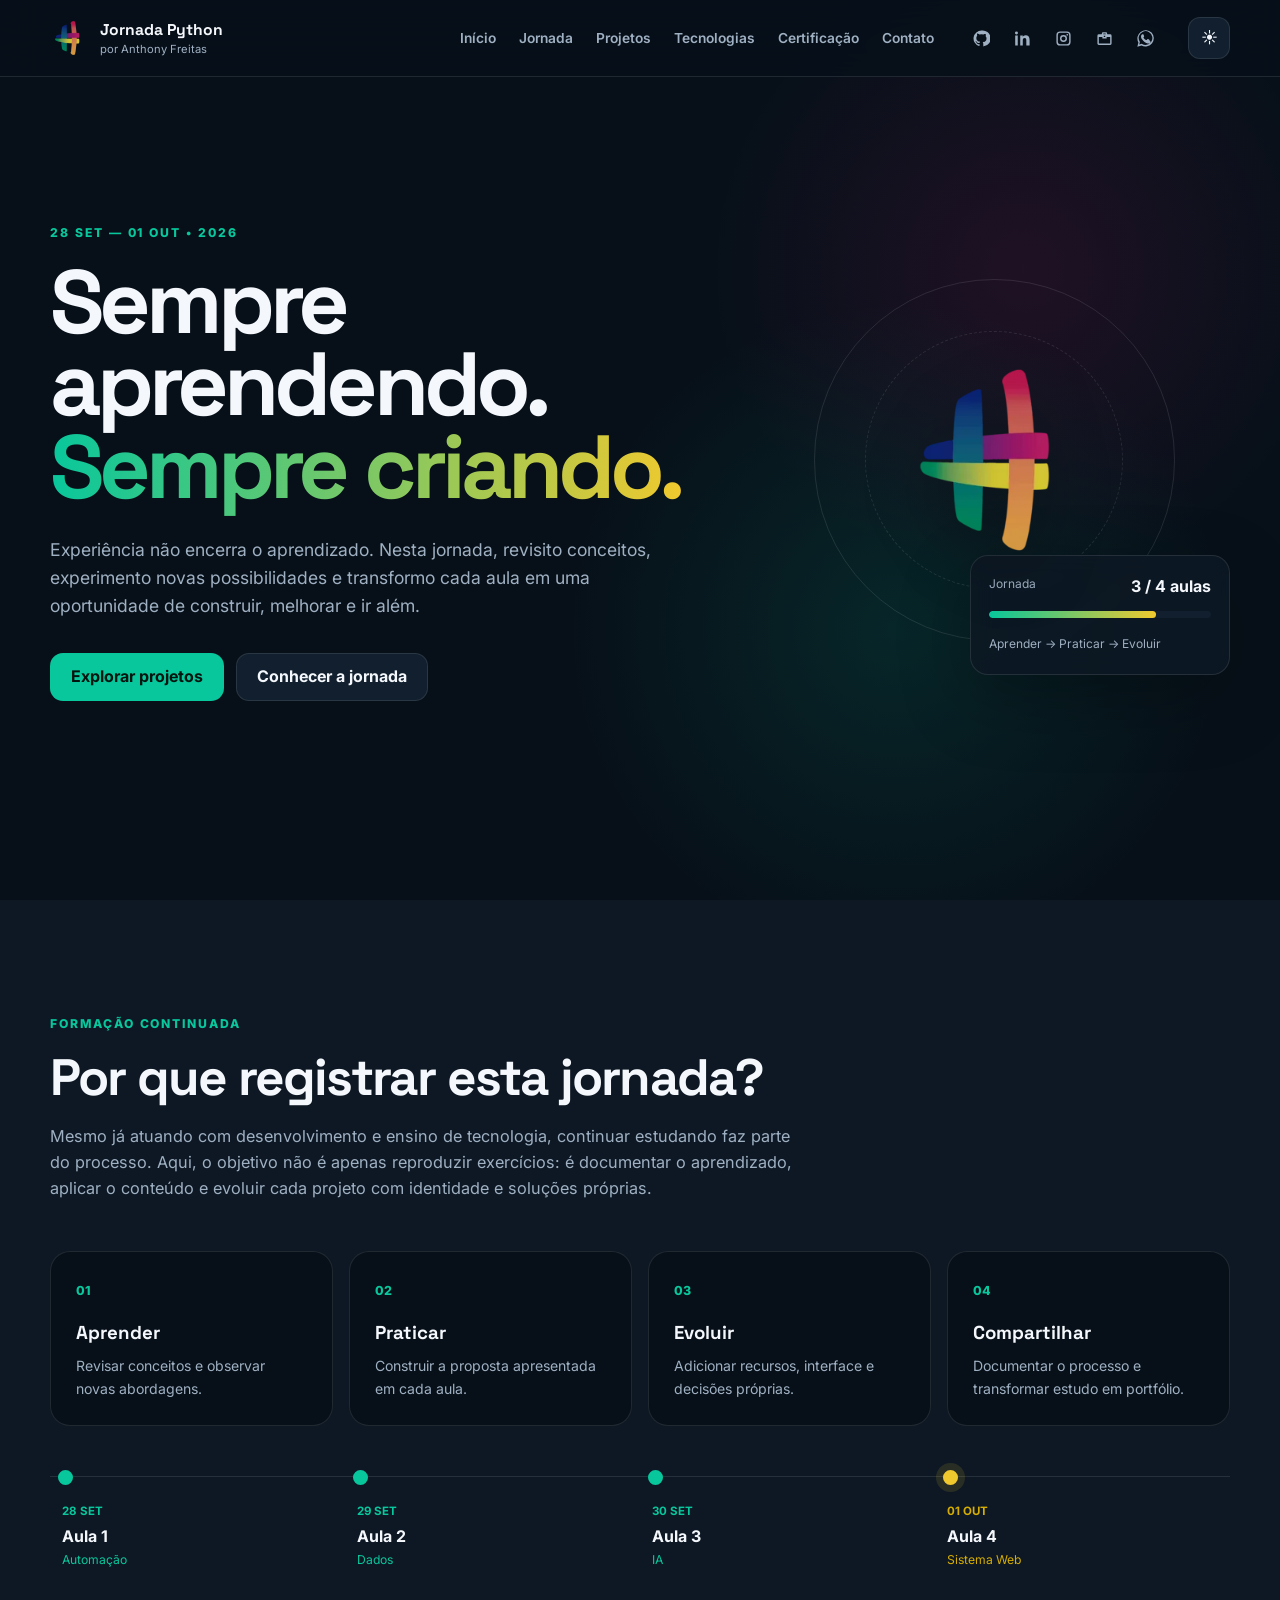
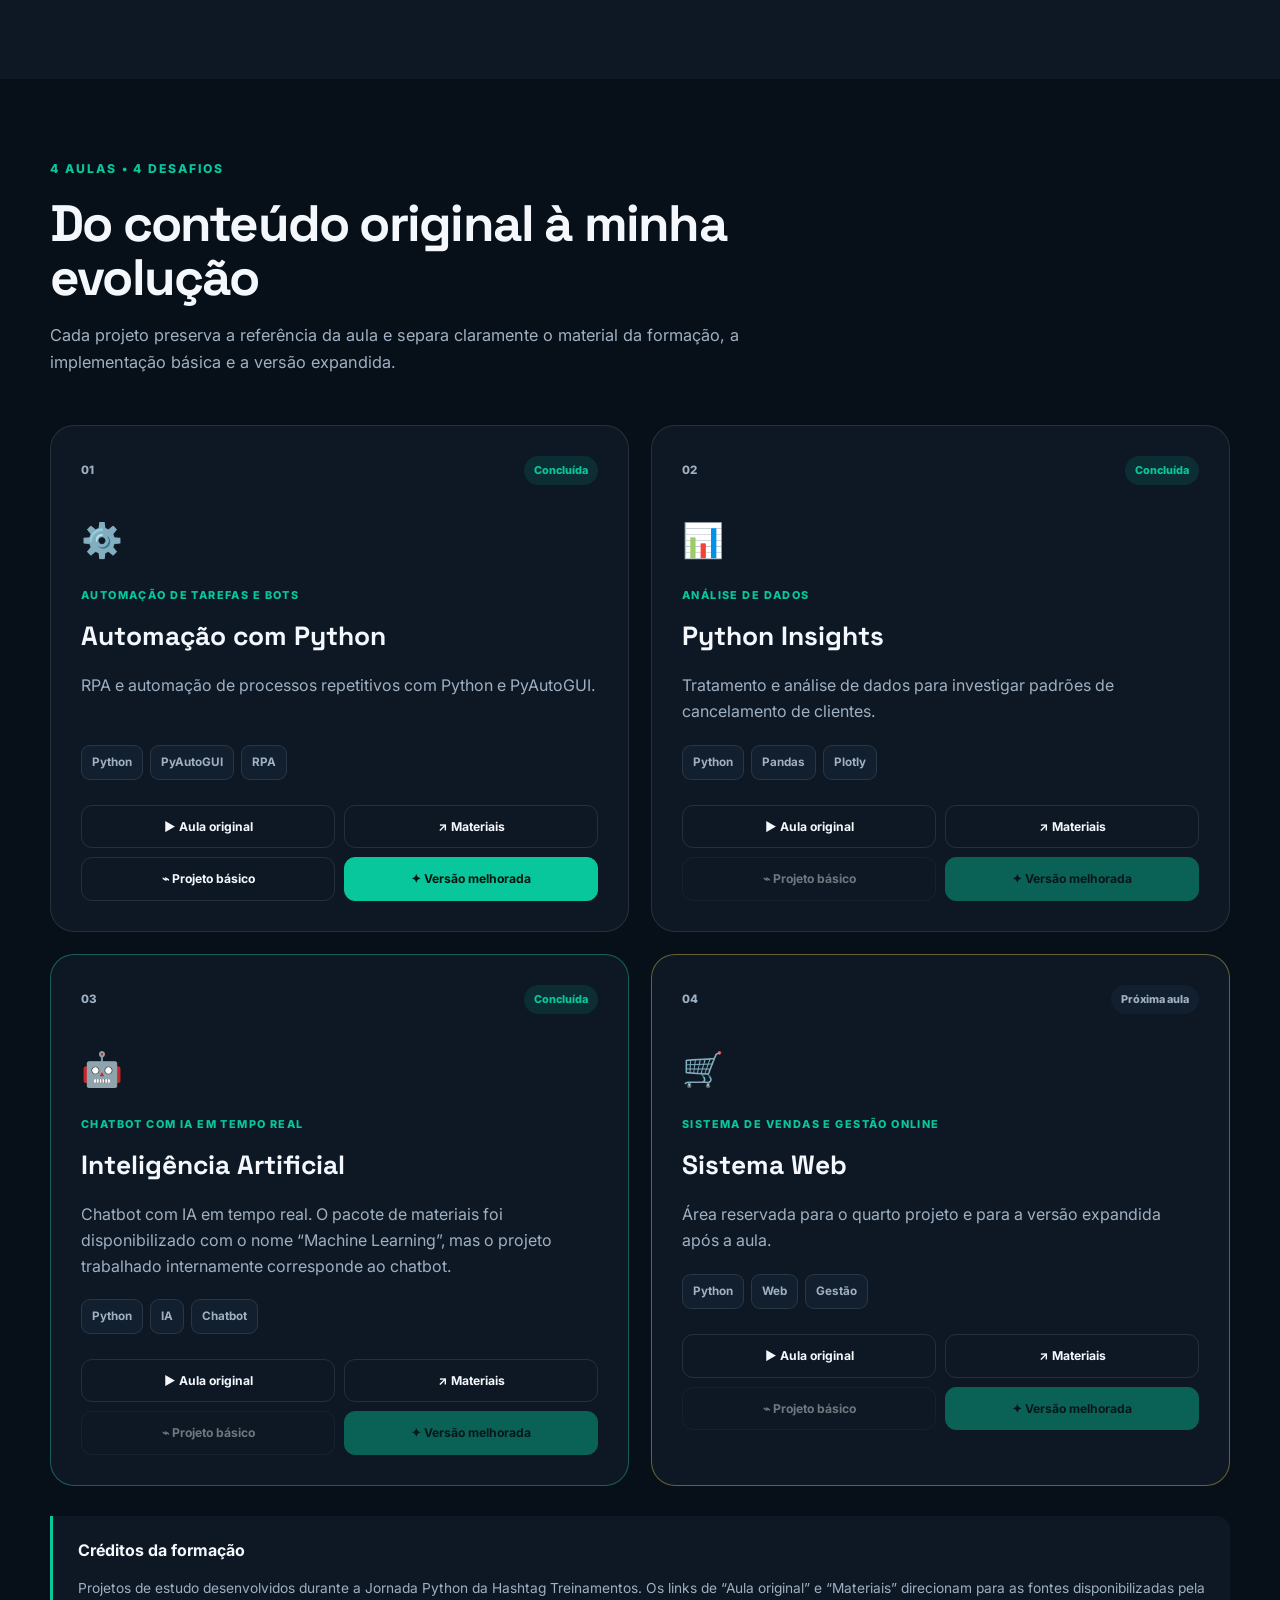
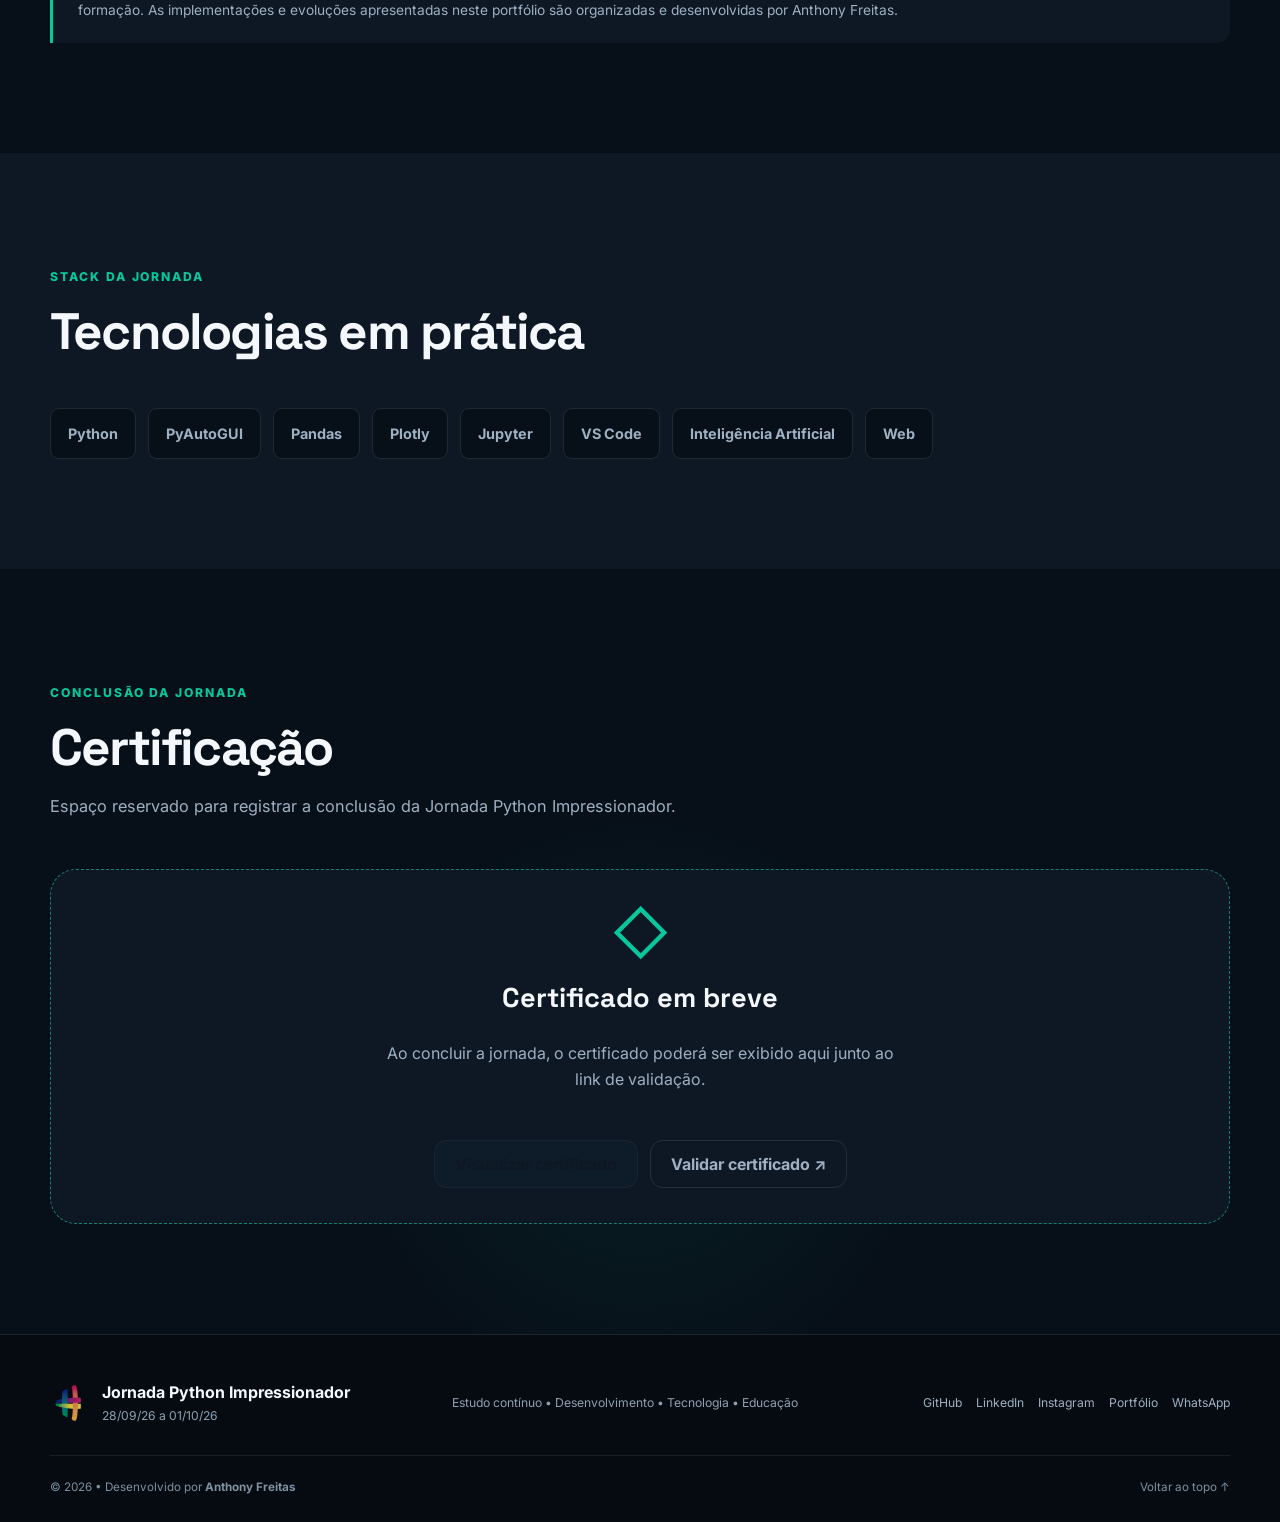
<file: index.html>
<!DOCTYPE html>
<html lang="pt-BR" data-theme="dark">
<head>
  <meta charset="UTF-8">
  <meta name="viewport" content="width=device-width, initial-scale=1.0">
  <meta name="description" content="Jornada Python Impressionador — projetos, estudos e evoluções desenvolvidos por Anthony Freitas.">
  <title>Jornada Python Impressionador | Anthony Freitas</title>
  <link rel="preconnect" href="https://fonts.googleapis.com">
  <link rel="preconnect" href="https://fonts.gstatic.com" crossorigin>
  <link href="https://fonts.googleapis.com/css2?family=Inter:wght@400;500;600;700;800&family=Space+Grotesk:wght@600;700&display=swap" rel="stylesheet">
  <link rel="stylesheet" href="assets/css/style.css">
</head>
<body>
  <header class="site-header" id="topo">
    <div class="container nav-wrap">
      <a class="brand" href="#inicio" aria-label="Ir para o início">
        <img src="assets/img/logo-hashtag.png" alt="Logo Hashtag">
        <span><strong>Jornada Python</strong><small>por Anthony Freitas</small></span>
      </a>

      <button class="menu-toggle" id="menuToggle" aria-label="Abrir menu" aria-expanded="false">☰</button>

      <nav class="nav" id="nav">
        <a href="#inicio">Início</a>
        <a href="#jornada">Jornada</a>
        <a href="#projetos">Projetos</a>
        <a href="#tecnologias">Tecnologias</a>
        <a href="#certificacao">Certificação</a>
        <a href="#contato">Contato</a>
      </nav>

<div class="top-socials" aria-label="Redes sociais de Anthony Freitas">
        <a href="https://github.com/sammyfreitas/" target="_blank" rel="noopener" aria-label="GitHub" title="GitHub"><svg viewBox="0 0 24 24" aria-hidden="true"><path d="M12 .7a11.3 11.3 0 0 0-3.6 22c.6.1.8-.2.8-.6v-2.2c-3.3.7-4-1.4-4-1.4-.5-1.4-1.3-1.8-1.3-1.8-1.1-.7.1-.7.1-.7 1.2.1 1.8 1.2 1.8 1.2 1.1 1.8 2.8 1.3 3.5 1 .1-.8.4-1.3.8-1.6-2.6-.3-5.4-1.3-5.4-5.6 0-1.2.4-2.2 1.2-3-.1-.3-.5-1.5.1-3 0 0 1-.3 3.1 1.2a10.8 10.8 0 0 1 5.6 0C16.8 5.4 17.8 5.7 17.8 5.7c.6 1.5.2 2.7.1 3 .8.8 1.2 1.8 1.2 3 0 4.3-2.8 5.3-5.4 5.6.4.4.8 1.1.8 2.1v3.1c0 .4.2.7.8.6A11.3 11.3 0 0 0 12 .7Z"/></svg></a>
        <a href="https://www.linkedin.com/in/tony-s-freitas/" target="_blank" rel="noopener" aria-label="LinkedIn" title="LinkedIn"><svg viewBox="0 0 24 24" aria-hidden="true"><path d="M5.3 7.8H1.7V22h3.6V7.8ZM3.5 2A2.1 2.1 0 1 0 3.5 6.2 2.1 2.1 0 0 0 3.5 2ZM22 13.8c0-4.3-2.3-6.3-5.4-6.3-2.5 0-3.6 1.4-4.2 2.3v-2H8.8V22h3.6v-7c0-1.8.4-3.6 2.7-3.6 2.3 0 2.3 2.1 2.3 3.7V22H22v-8.2Z"/></svg></a>
        <a href="https://www.instagram.com/anthony_tijuduke/" target="_blank" rel="noopener" aria-label="Instagram" title="Instagram"><svg viewBox="0 0 24 24" aria-hidden="true"><path d="M7.2 2h9.6A5.2 5.2 0 0 1 22 7.2v9.6a5.2 5.2 0 0 1-5.2 5.2H7.2A5.2 5.2 0 0 1 2 16.8V7.2A5.2 5.2 0 0 1 7.2 2Zm-.2 2A3 3 0 0 0 4 7v10a3 3 0 0 0 3 3h10a3 3 0 0 0 3-3V7a3 3 0 0 0-3-3H7Zm10.3 1.5a1.2 1.2 0 1 1 0 2.4 1.2 1.2 0 0 1 0-2.4ZM12 7.1a4.9 4.9 0 1 1 0 9.8 4.9 4.9 0 0 1 0-9.8Zm0 2a2.9 2.9 0 1 0 0 5.8 2.9 2.9 0 0 0 0-5.8Z"/></svg></a>
        <a href="https://sammyfreitas.github.io/portfolio/" target="_blank" rel="noopener" aria-label="Portfólio" title="Portfólio"><svg viewBox="0 0 24 24" aria-hidden="true"><path d="M9 3h6l1 3h4a2 2 0 0 1 2 2v11a2 2 0 0 1-2 2H4a2 2 0 0 1-2-2V8a2 2 0 0 1 2-2h4l1-3Zm1.5 2-.4 1h3.8l-.4-1h-3ZM4 10v9h16v-9h-5v2H9v-2H4Zm7 0h2V8h-2v2Z"/></svg></a>
        <a href="https://wa.me/5521986140005" target="_blank" rel="noopener" aria-label="WhatsApp" title="WhatsApp"><svg viewBox="0 0 24 24" aria-hidden="true"><path d="M20.5 3.5A11.8 11.8 0 0 0 2 17.7L.5 23.5l5.9-1.5A11.8 11.8 0 0 0 20.5 3.5ZM12 21a9.7 9.7 0 0 1-4.9-1.3l-.4-.2-3.5.9.9-3.4-.2-.4A9.7 9.7 0 1 1 12 21Zm5.3-7.3c-.3-.1-1.7-.8-2-.9-.3-.1-.5-.1-.7.2-.2.3-.8.9-.9 1.1-.2.2-.3.2-.6.1-1.7-.8-2.8-1.5-3.9-3.4-.3-.5.3-.5.8-1.6.1-.2 0-.4 0-.6l-.9-2.1c-.2-.5-.5-.4-.7-.4h-.6c-.2 0-.6.1-.9.4-.3.3-1.2 1.2-1.2 2.9s1.2 3.3 1.4 3.6c.2.2 2.4 3.7 5.9 5.2 2.2.9 3.1 1 4.2.8.7-.1 1.7-.7 1.9-1.3.2-.6.2-1.2.2-1.3-.1-.1-.3-.2-.6-.3Z"/></svg></a>
      </div>

      <button class="theme-toggle" id="themeToggle" aria-label="Alternar tema" title="Alternar tema">☀</button>
    </div>
  </header>

  <main>
    <section class="hero section" id="inicio">
      <div class="container hero-grid">
        <div class="hero-copy reveal">
          <span class="eyebrow">28 SET — 01 OUT • 2026</span>
          <h1>Sempre aprendendo.<br><span>Sempre criando.</span></h1>
          <p class="lead">
            Experiência não encerra o aprendizado. Nesta jornada, revisito conceitos,
            experimento novas possibilidades e transformo cada aula em uma oportunidade
            de construir, melhorar e ir além.
          </p>

          <div class="hero-actions">
            <a class="btn btn-primary" href="#projetos">Explorar projetos</a>
            <a class="btn btn-secondary" href="#jornada">Conhecer a jornada</a>
          </div>
        </div>

        <div class="hero-visual reveal">
          <div class="logo-orbit">
            <div class="orbit orbit-1"></div>
            <div class="orbit orbit-2"></div>
            <img src="assets/img/logo-hashtag.png" alt="Hashtag Treinamentos">
          </div>
          <div class="progress-card">
            <div>
              <span>Jornada</span>
              <strong>3 / 4 aulas</strong>
            </div>
            <div class="progress"><span style="width:75%"></span></div>
            <small>Aprender → Praticar → Evoluir</small>
          </div>
        </div>
      </div>
    </section>

    <section class="section alt" id="jornada">
      <div class="container">
        <div class="section-heading reveal">
          <span class="eyebrow">FORMAÇÃO CONTINUADA</span>
          <h2>Por que registrar esta jornada?</h2>
          <p>
            Mesmo já atuando com desenvolvimento e ensino de tecnologia, continuar estudando
            faz parte do processo. Aqui, o objetivo não é apenas reproduzir exercícios:
            é documentar o aprendizado, aplicar o conteúdo e evoluir cada projeto com identidade
            e soluções próprias.
          </p>
        </div>

        <div class="steps reveal">
          <article><span>01</span><h3>Aprender</h3><p>Revisar conceitos e observar novas abordagens.</p></article>
          <article><span>02</span><h3>Praticar</h3><p>Construir a proposta apresentada em cada aula.</p></article>
          <article><span>03</span><h3>Evoluir</h3><p>Adicionar recursos, interface e decisões próprias.</p></article>
          <article><span>04</span><h3>Compartilhar</h3><p>Documentar o processo e transformar estudo em portfólio.</p></article>
        </div>

        <div class="timeline reveal" aria-label="Cronograma da jornada">
          <div class="timeline-item done"><b>28 SET</b><span>Aula 1</span><small>Automação</small></div>
          <div class="timeline-item done"><b>29 SET</b><span>Aula 2</span><small>Dados</small></div>
          <div class="timeline-item done"><b>30 SET</b><span>Aula 3</span><small>IA</small></div>
          <div class="timeline-item active"><b>01 OUT</b><span>Aula 4</span><small>Sistema Web</small></div>
        </div>
      </div>
    </section>

    <section class="section" id="projetos">
      <div class="container">
        <div class="section-heading reveal">
          <span class="eyebrow">4 AULAS • 4 DESAFIOS</span>
          <h2>Do conteúdo original à minha evolução</h2>
          <p>Cada projeto preserva a referência da aula e separa claramente o material da formação, a implementação básica e a versão expandida.</p>
        </div>

        <div class="project-grid">
          <article class="project-card reveal">
            <div class="card-top"><span class="number">01</span><span class="status done">Concluída</span></div>
            <div class="icon">⚙️</div>
            <p class="kicker">AUTOMAÇÃO DE TAREFAS E BOTS</p>
            <h3>Automação com Python</h3>
            <p>RPA e automação de processos repetitivos com Python e PyAutoGUI.</p>
            <div class="tags"><span>Python</span><span>PyAutoGUI</span><span>RPA</span></div>
            <div class="card-actions">
              <a target="_blank" rel="noopener" href="https://www.youtube.com/watch?v=zbCFQY1a1M0">▶ Aula original</a>
              <a target="_blank" rel="noopener" href="https://drive.google.com/drive/folders/1ERaraa4ZeXWFWo4K8oNJi4kY6aGZYdzw">↗ Materiais</a>
              <a href="projetos/aula1/index.html">⌁ Projeto básico</a>
              <a class="accent" href="projetos/aula1/index.html#melhorado">✦ Versão melhorada</a>
            </div>
          </article>

          <article class="project-card reveal">
            <div class="card-top"><span class="number">02</span><span class="status done">Concluída</span></div>
            <div class="icon">📊</div>
            <p class="kicker">ANÁLISE DE DADOS</p>
            <h3>Python Insights</h3>
            <p>Tratamento e análise de dados para investigar padrões de cancelamento de clientes.</p>
            <div class="tags"><span>Python</span><span>Pandas</span><span>Plotly</span></div>
            <div class="card-actions">
              <a target="_blank" rel="noopener" href="https://www.youtube.com/watch?v=6ttQziuwrAA">▶ Aula original</a>
              <a target="_blank" rel="noopener" href="https://drive.google.com/drive/folders/1uDesZePdkhiraJmiyeZ-w5tfc8XsNYFZ">↗ Materiais</a>
              <a class="disabled" href="#" aria-disabled="true">⌁ Projeto básico</a>
              <a class="accent disabled" href="#" aria-disabled="true">✦ Versão melhorada</a>
            </div>
          </article>

          <article class="project-card reveal">
            <div class="card-top"><span class="number">03</span><span class="status done">Concluída</span></div>
            <div class="icon">🤖</div>
            <p class="kicker">CHATBOT COM IA EM TEMPO REAL</p>
            <h3>Inteligência Artificial</h3>
            <p>Chatbot com IA em tempo real. O pacote de materiais foi disponibilizado com o nome “Machine Learning”, mas o projeto trabalhado internamente corresponde ao chatbot.</p>
            <div class="tags"><span>Python</span><span>IA</span><span>Chatbot</span></div>
            <div class="card-actions">
              <a target="_blank" rel="noopener" href="https://www.youtube.com/watch?v=1gSAAcKyVWs">▶ Aula original</a>
              <a target="_blank" rel="noopener" href="https://drive.google.com/drive/folders/1FbDqVq4XLvU85VBlVIMJ73p9oOu6u2-J">↗ Materiais</a>
              <a class="disabled" href="#" aria-disabled="true">⌁ Projeto básico</a>
              <a class="accent disabled" href="#" aria-disabled="true">✦ Versão melhorada</a>
            </div>
          </article>

          <article class="project-card reveal">
            <div class="card-top"><span class="number">04</span><span class="status next">Próxima aula</span></div>
            <div class="icon">🛒</div>
            <p class="kicker">SISTEMA DE VENDAS E GESTÃO ONLINE</p>
            <h3>Sistema Web</h3>
            <p>Área reservada para o quarto projeto e para a versão expandida após a aula.</p>
            <div class="tags"><span>Python</span><span>Web</span><span>Gestão</span></div>
            <div class="card-actions">
              <a target="_blank" rel="noopener" href="https://www.youtube.com/watch?v=yCjtOGFi59g">▶ Aula original</a>
              <a target="_blank" rel="noopener" href="https://drive.google.com/drive/folders/1kO1a2SnvOJjBUGcApPPZQovANJ4myzr0">↗ Materiais</a>
              <a class="disabled" href="#" aria-disabled="true">⌁ Projeto básico</a>
              <a class="accent disabled" href="#" aria-disabled="true">✦ Versão melhorada</a>
            </div>
          </article>
        </div>

        <div class="credits reveal">
          <strong>Créditos da formação</strong>
          <p>
            Projetos de estudo desenvolvidos durante a Jornada Python da Hashtag Treinamentos.
            Os links de “Aula original” e “Materiais” direcionam para as fontes disponibilizadas pela formação.
            As implementações e evoluções apresentadas neste portfólio são organizadas e desenvolvidas por Anthony Freitas.
          </p>
        </div>
      </div>
    </section>

    <section class="section alt" id="tecnologias">
      <div class="container">
        <div class="section-heading reveal">
          <span class="eyebrow">STACK DA JORNADA</span>
          <h2>Tecnologias em prática</h2>
        </div>
        <div class="tech-grid reveal">
          <span>Python</span><span>PyAutoGUI</span><span>Pandas</span><span>Plotly</span>
          <span>Jupyter</span><span>VS Code</span><span>Inteligência Artificial</span><span>Web</span>
        </div>
      </div>
    </section>

    <section class="section certificate-section" id="certificacao">
      <div class="container">
        <div class="section-heading reveal">
          <span class="eyebrow">CONCLUSÃO DA JORNADA</span>
          <h2>Certificação</h2>
          <p>Espaço reservado para registrar a conclusão da Jornada Python Impressionador.</p>
        </div>

        <div class="certificate-placeholder reveal">
          <div class="certificate-icon">◇</div>
          <h3>Certificado em breve</h3>
          <p>Ao concluir a jornada, o certificado poderá ser exibido aqui junto ao link de validação.</p>
          <div class="certificate-actions">
            <button class="btn btn-secondary" disabled>Visualizar certificado</button>
            <a class="btn btn-ghost" target="_blank" rel="noopener" href="https://eventoshashtag.herokuapp.com/certificados/jornada-python">Validar certificado ↗</a>
          </div>
        </div>
      </div>
    </section>
  </main>

  <footer id="contato">
    <div class="container footer-grid">
      <div class="footer-brand">
        <img src="assets/img/logo-hashtag.png" alt="">
        <div><strong>Jornada Python Impressionador</strong><span>28/09/26 a 01/10/26</span></div>
      </div>
      <p>Estudo contínuo • Desenvolvimento • Tecnologia • Educação</p>
      <div class="footer-social">
        <a href="https://github.com/sammyfreitas/" target="_blank" rel="noopener">GitHub</a>
        <a href="https://www.linkedin.com/in/tony-s-freitas/" target="_blank" rel="noopener">LinkedIn</a>
        <a href="https://www.instagram.com/anthony_tijuduke/" target="_blank" rel="noopener">Instagram</a>
        <a href="https://sammyfreitas.github.io/portfolio/" target="_blank" rel="noopener">Portfólio</a>
        <a href="https://wa.me/5521986140005" target="_blank" rel="noopener">WhatsApp</a>
      </div>
    </div>
    <div class="container footer-bottom">
      <span>© 2026 • Desenvolvido por <strong>Anthony Freitas</strong></span>
      <a href="#topo">Voltar ao topo ↑</a>
    </div>
  </footer>

  <script src="assets/js/script.js"></script>
</body>
</html>
</file>
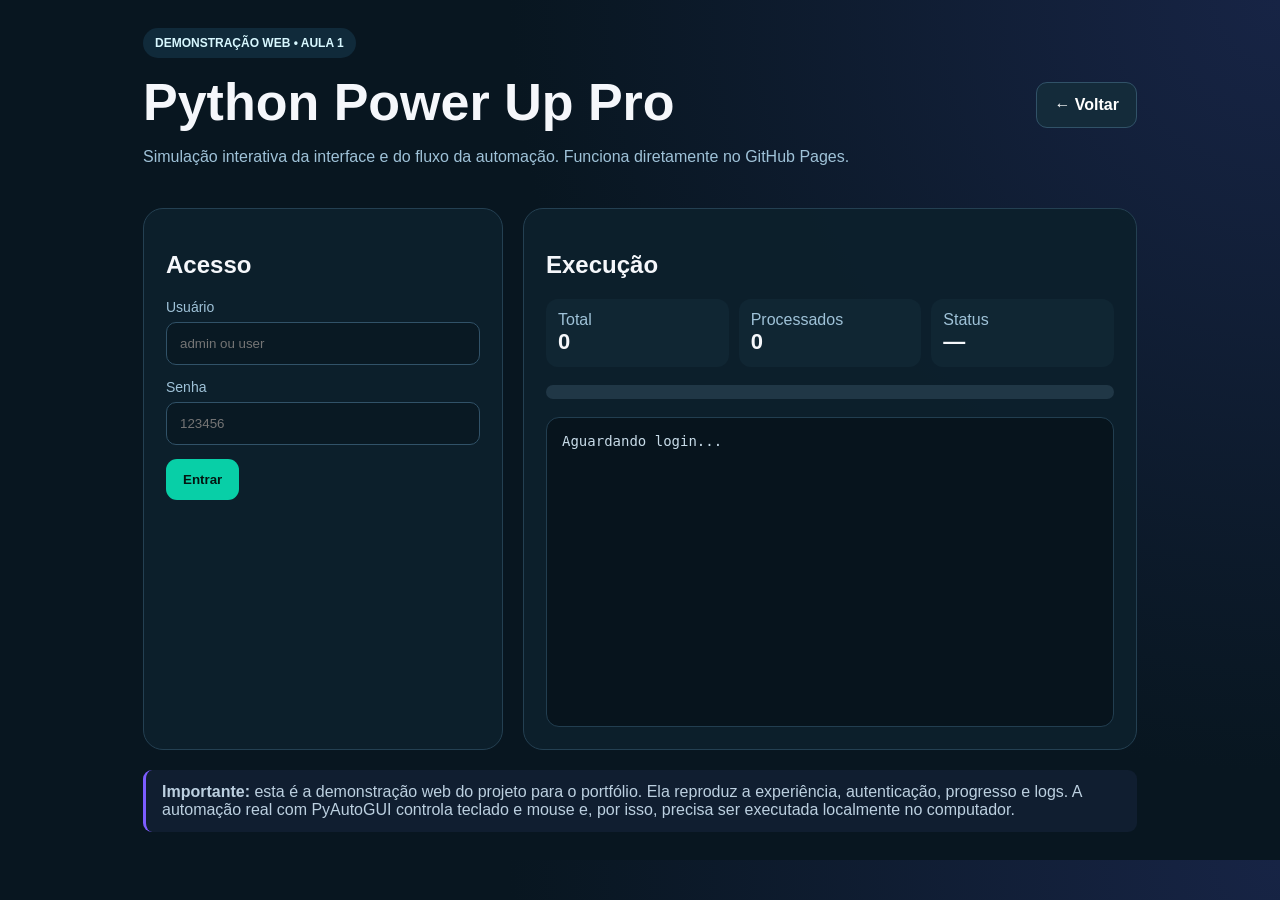
<file: projetos/aula1/demo-pro/index.html>
<!doctype html>
<html lang="pt-BR">
<head>
<meta charset="utf-8"><meta name="viewport" content="width=device-width,initial-scale=1">
<title>Power Up Pro • Demonstração Web</title>
<style>
:root{--bg:#081620;--card:#0d202c;--line:#244052;--text:#f5f7fb;--muted:#9fc2d8;--green:#08cfa7;--purple:#7c5cff;--red:#ff667a}
*{box-sizing:border-box}body{margin:0;background:radial-gradient(circle at top right,#172445,#081620 50%);color:var(--text);font:16px Arial,sans-serif}
.wrap{max-width:1050px;margin:auto;padding:28px}.top{display:flex;justify-content:space-between;gap:20px;align-items:center}.tag{display:inline-block;padding:8px 12px;border-radius:999px;background:#102a3a;color:#d8f8ff;font-weight:700;font-size:12px}
h1{font-size:clamp(30px,5vw,52px);margin:14px 0 8px}.muted{color:var(--muted)}.grid{display:grid;grid-template-columns:360px 1fr;gap:20px;margin-top:26px}
.card{background:rgba(13,32,44,.92);border:1px solid var(--line);border-radius:20px;padding:22px}.field{margin:14px 0}.field label{display:block;margin-bottom:7px;color:var(--muted);font-size:14px}
input,select{width:100%;padding:13px;border-radius:10px;border:1px solid #315268;background:#091923;color:white}
button,.btn{border:0;border-radius:11px;padding:13px 17px;font-weight:700;cursor:pointer;text-decoration:none;display:inline-block}.primary{background:var(--green);color:#041612}.secondary{background:#142b3a;color:white;border:1px solid #315268}
.row{display:flex;gap:10px;flex-wrap:wrap}.error{color:#ff9baa;min-height:20px}.ok{color:#6cebcf}.progress{height:14px;border-radius:99px;background:#203746;overflow:hidden;margin:18px 0}.bar{height:100%;width:0;background:linear-gradient(90deg,var(--purple),var(--green));transition:.25s}
.log{height:310px;overflow:auto;background:#07141d;border:1px solid #223e50;border-radius:13px;padding:15px;font:14px Consolas,monospace;white-space:pre-wrap;color:#c7dbe8}
.stat{display:grid;grid-template-columns:repeat(3,1fr);gap:10px;margin:15px 0}.stat div{background:#102633;padding:12px;border-radius:12px}.stat b{display:block;font-size:22px}
.notice{margin-top:20px;border-left:3px solid var(--purple);padding:13px 16px;background:#101e30;color:#bcd0e0;border-radius:9px}
@media(max-width:780px){.grid{grid-template-columns:1fr}.top{align-items:flex-start;flex-direction:column}}
</style>
</head>
<body><main class="wrap">
<div class="top"><div><span class="tag">DEMONSTRAÇÃO WEB • AULA 1</span><h1>Python Power Up Pro</h1><p class="muted">Simulação interativa da interface e do fluxo da automação. Funciona diretamente no GitHub Pages.</p></div><a class="btn secondary" href="../index.html">← Voltar</a></div>
<div class="grid">
<section class="card">
<h2>Acesso</h2>
<div class="field"><label>Usuário</label><input id="user" placeholder="admin ou user"></div>
<div class="field"><label>Senha</label><input id="pass" type="password" placeholder="123456"></div>
<button class="primary" id="login">Entrar</button><p id="loginMsg" class="error"></p>
<div id="controls" hidden>
<hr style="border-color:#244052;margin:22px 0">
<h3>Automação</h3>
<div class="field"><label>Base de dados</label><select id="base"><option>produtos_exemplo.csv • 8 registros</option><option>base_demonstracao.csv • 12 registros</option></select></div>
<div class="field"><label>Modo</label><select id="mode"><option>Simulação segura</option><option>Prévia da automação</option></select></div>
<div class="row"><button class="primary" id="start">▶ Iniciar</button><button class="secondary" id="stop">■ Parar</button></div>
</div>
</section>
<section class="card"><h2>Execução</h2>
<div class="stat"><div><span class="muted">Total</span><b id="total">0</b></div><div><span class="muted">Processados</span><b id="done">0</b></div><div><span class="muted">Status</span><b id="status">—</b></div></div>
<div class="progress"><div class="bar" id="bar"></div></div><div class="log" id="log">Aguardando login...</div>
</section></div>
<div class="notice"><b>Importante:</b> esta é a demonstração web do projeto para o portfólio. Ela reproduz a experiência, autenticação, progresso e logs. A automação real com PyAutoGUI controla teclado e mouse e, por isso, precisa ser executada localmente no computador.</div>
</main>
<script>
const $=id=>document.getElementById(id);let timer=null,stopped=false;
$("login").onclick=()=>{const u=$("user").value.trim(),p=$("pass").value;
 if((u==="admin"||u==="user")&&p==="123456"){$("loginMsg").textContent="✓ Acesso autorizado como "+u;$("loginMsg").className="ok";$("controls").hidden=false;$("log").textContent="["+new Date().toLocaleTimeString()+"] Login autorizado: "+u+"\nAguardando início da automação...";}
 else{$("loginMsg").textContent="Usuário ou senha inválidos. Use admin ou user / 123456";$("loginMsg").className="error";}};
$("start").onclick=()=>{clearInterval(timer);stopped=false;let n=$("base").selectedIndex===0?8:12,i=0;$("total").textContent=n;$("done").textContent=0;$("status").textContent="RUN";$("bar").style.width="0%";
 $("log").textContent+="\n\n[START] Validando colunas...\n[OK] Base validada\n[OK] Sistema aberto\n[OK] Login realizado\n";
 timer=setInterval(()=>{if(stopped||i>=n){clearInterval(timer);if(!stopped){$("status").textContent="OK";$("log").textContent+="[FIM] Cadastro concluído com sucesso.\n";}return;}i++;$("done").textContent=i;$("bar").style.width=(i/n*100)+"%";$("log").textContent+="[RUN] Produto "+i+"/"+n+" cadastrado • COD-"+String(1000+i)+"\n";$("log").scrollTop=$("log").scrollHeight;},500)};
$("stop").onclick=()=>{stopped=true;clearInterval(timer);$("status").textContent="STOP";$("log").textContent+="[STOP] Execução interrompida pelo usuário.\n";};
</script></body></html>
</file>
<file: assets/css/style.css>
:root{
  --bg:#071019;--surface:#0d1824;--surface2:#111f2e;--text:#f4f7fb;--muted:#9fb0c2;
  --line:rgba(255,255,255,.10);--primary:#08c79c;--primary2:#f0c92e;--pink:#c51873;
  --shadow:0 24px 70px rgba(0,0,0,.25);--header:rgba(7,16,25,.80);
}
html[data-theme="light"]{
  --bg:#f6f8fb;--surface:#ffffff;--surface2:#edf2f7;--text:#102030;--muted:#617184;
  --line:rgba(16,32,48,.12);--shadow:0 24px 70px rgba(21,41,60,.10);--header:rgba(246,248,251,.86);
}
*{box-sizing:border-box}html{scroll-behavior:smooth}body{margin:0;background:var(--bg);color:var(--text);font-family:Inter,Arial,sans-serif;line-height:1.6}
a{color:inherit;text-decoration:none}button,a{font:inherit}.container{width:min(1180px,calc(100% - 40px));margin:auto}.section{padding:110px 0;scroll-margin-top:80px}.alt{background:var(--surface)}
.site-header{position:fixed;inset:0 0 auto;z-index:50;background:var(--header);backdrop-filter:blur(18px);border-bottom:1px solid var(--line)}
.nav-wrap{height:76px;display:flex;align-items:center;gap:26px}.brand{display:flex;align-items:center;gap:12px;margin-right:auto}.brand img{width:38px;height:38px;object-fit:contain}.brand span{display:grid;line-height:1.15}.brand strong{font-family:"Space Grotesk";font-size:.98rem}.brand small{color:var(--muted);font-size:.7rem;margin-top:4px}
.nav{display:flex;align-items:center;gap:23px}.nav a{font-size:.86rem;color:var(--muted);font-weight:600;transition:.2s}.nav a:hover{color:var(--text)}
.theme-toggle,.menu-toggle{border:1px solid var(--line);background:var(--surface2);color:var(--text);width:42px;height:42px;border-radius:12px;cursor:pointer}.menu-toggle{display:none}
.hero{min-height:100vh;display:grid;align-items:center;padding-top:130px;overflow:hidden;background:
radial-gradient(circle at 80% 30%,rgba(197,24,115,.13),transparent 26%),
radial-gradient(circle at 70% 70%,rgba(8,199,156,.12),transparent 30%),var(--bg)}
.hero-grid{display:grid;grid-template-columns:1.15fr .85fr;align-items:center;gap:70px}.eyebrow{display:inline-block;color:var(--primary);font-size:.76rem;font-weight:800;letter-spacing:.16em;margin-bottom:18px}
h1,h2,h3{font-family:"Space Grotesk",Inter,sans-serif;margin-top:0}h1{font-size:clamp(3.1rem,7vw,6.4rem);line-height:.92;letter-spacing:-.055em;margin-bottom:28px}h1 span{background:linear-gradient(90deg,var(--primary),var(--primary2));-webkit-background-clip:text;color:transparent}
.lead{font-size:1.1rem;color:var(--muted);max-width:680px}.hero-actions,.certificate-actions{display:flex;flex-wrap:wrap;gap:12px;margin-top:32px}.btn{display:inline-flex;align-items:center;justify-content:center;min-height:48px;padding:0 20px;border-radius:13px;font-weight:700;border:1px solid transparent;transition:.2s}.btn-primary{background:var(--primary);color:#03150f}.btn-secondary{background:var(--surface2);border-color:var(--line)}.btn-ghost{border-color:var(--line);color:var(--muted)}.btn:hover{transform:translateY(-2px)}
.social-row{display:flex;flex-wrap:wrap;gap:18px;margin-top:35px;color:var(--muted);font-size:.82rem}.social-row a:hover{color:var(--primary)}
.hero-visual{position:relative;display:grid;place-items:center}.logo-orbit{width:min(430px,80vw);aspect-ratio:1;display:grid;place-items:center;position:relative}.logo-orbit img{width:47%;filter:drop-shadow(0 25px 30px rgba(0,0,0,.25));z-index:2}.orbit{position:absolute;border:1px solid var(--line);border-radius:50%}.orbit-1{inset:8%}.orbit-2{inset:20%;border-style:dashed;animation:spin 20s linear infinite}.progress-card{position:absolute;right:0;bottom:0;width:260px;background:color-mix(in srgb,var(--surface) 88%,transparent);border:1px solid var(--line);border-radius:18px;padding:18px;box-shadow:var(--shadow);backdrop-filter:blur(12px)}.progress-card>div:first-child{display:flex;justify-content:space-between}.progress-card span,.progress-card small{color:var(--muted);font-size:.75rem}.progress{height:7px;background:var(--surface2);border-radius:10px;margin:12px 0;overflow:hidden}.progress span{display:block;height:100%;background:linear-gradient(90deg,var(--primary),var(--primary2));border-radius:10px}
.section-heading{max-width:760px;margin-bottom:50px}.section-heading h2{font-size:clamp(2rem,4vw,3.6rem);line-height:1.05;margin-bottom:18px;letter-spacing:-.035em}.section-heading p{color:var(--muted);font-size:1.02rem}
.steps{display:grid;grid-template-columns:repeat(4,1fr);gap:16px}.steps article{padding:25px;border:1px solid var(--line);border-radius:20px;background:var(--bg)}.steps article>span{font-weight:800;color:var(--primary);font-size:.78rem}.steps h3{margin:15px 0 7px}.steps p{color:var(--muted);font-size:.88rem;margin:0}
.timeline{display:grid;grid-template-columns:repeat(4,1fr);margin-top:50px;border-top:1px solid var(--line)}.timeline-item{position:relative;padding:25px 8px 0;color:var(--muted)}.timeline-item:before{content:"";position:absolute;width:11px;height:11px;border-radius:50%;background:var(--surface2);border:2px solid var(--muted);top:-7px;left:8px}.timeline-item.done:before{background:var(--primary);border-color:var(--primary)}.timeline-item.active:before{background:var(--primary2);border-color:var(--primary2);box-shadow:0 0 0 7px rgba(240,201,46,.12)}.timeline-item b,.timeline-item span,.timeline-item small{display:block}.timeline-item b{font-size:.72rem}.timeline-item span{color:var(--text);font-weight:700;margin-top:4px}.timeline-item small{font-size:.76rem}
.project-grid{display:grid;grid-template-columns:repeat(2,1fr);gap:22px}.project-card{position:relative;padding:30px;border-radius:24px;border:1px solid var(--line);background:var(--surface);overflow:hidden;transition:.25s}.project-card:hover{transform:translateY(-5px);box-shadow:var(--shadow);border-color:color-mix(in srgb,var(--primary) 45%,var(--line))}.card-top{display:flex;justify-content:space-between;align-items:center}.number{font-size:.72rem;font-weight:800;color:var(--muted)}.status{font-size:.68rem;font-weight:800;padding:6px 10px;border-radius:999px}.status.done{background:rgba(8,199,156,.12);color:var(--primary)}.status.active{background:rgba(240,201,46,.13);color:#d6ad00}.status.next{background:var(--surface2);color:var(--muted)}.icon{font-size:2.1rem;margin:28px 0 20px}.kicker{font-size:.68rem;letter-spacing:.13em;color:var(--primary);font-weight:800}.project-card h3{font-size:1.65rem;margin-bottom:10px}.project-card>p:not(.kicker){color:var(--muted);min-height:52px}.tags{display:flex;gap:7px;flex-wrap:wrap;margin:20px 0}.tags span,.tech-grid span{border:1px solid var(--line);background:var(--surface2);padding:7px 10px;border-radius:9px;color:var(--muted);font-size:.73rem;font-weight:700}.card-actions{display:grid;grid-template-columns:1fr 1fr;gap:9px;margin-top:25px}.card-actions a{border:1px solid var(--line);border-radius:11px;padding:11px 12px;font-size:.76rem;font-weight:700;text-align:center}.card-actions a:hover:not(.disabled){border-color:var(--primary);color:var(--primary)}.card-actions .accent{background:var(--primary);color:#03150f;border-color:var(--primary)}.card-actions .disabled{opacity:.42;cursor:not-allowed}.credits{margin-top:30px;padding:22px 25px;border-left:3px solid var(--primary);background:var(--surface);border-radius:0 14px 14px 0}.credits p{color:var(--muted);font-size:.86rem;margin-bottom:0}
.tech-grid{display:flex;flex-wrap:wrap;gap:12px}.tech-grid span{font-size:.9rem;padding:13px 17px;background:var(--bg)}
.certificate-section{background:radial-gradient(circle at 50% 70%,rgba(8,199,156,.08),transparent 35%)}.certificate-placeholder{border:1px dashed color-mix(in srgb,var(--primary) 55%,var(--line));border-radius:26px;min-height:330px;display:flex;flex-direction:column;align-items:center;justify-content:center;text-align:center;padding:35px;background:var(--surface)}.certificate-icon{font-size:3.5rem;color:var(--primary);line-height:1}.certificate-placeholder h3{font-size:1.7rem;margin:15px 0 6px}.certificate-placeholder p{color:var(--muted);max-width:520px}.certificate-placeholder button:disabled{opacity:.45;cursor:not-allowed}
footer{border-top:1px solid var(--line);padding:45px 0 25px;background:#050b11;color:#f4f7fb}.footer-grid{display:grid;grid-template-columns:1fr 1fr 1fr;align-items:center;gap:25px}.footer-brand{display:flex;align-items:center;gap:12px}.footer-brand img{width:40px}.footer-brand div{display:grid}.footer-brand span,.footer-grid>p{font-size:.76rem;color:#8fa0b2}.footer-social{display:flex;justify-content:flex-end;gap:14px;flex-wrap:wrap;font-size:.76rem;color:#9fb0c2}.footer-bottom{border-top:1px solid rgba(255,255,255,.08);margin-top:30px;padding-top:22px;display:flex;justify-content:space-between;color:#7f90a1;font-size:.73rem}
.reveal{opacity:0;transform:translateY(20px);transition:opacity .7s ease,transform .7s ease}.reveal.visible{opacity:1;transform:none}
@keyframes spin{to{transform:rotate(360deg)}}
@media(max-width:900px){.hero-grid{grid-template-columns:1fr}.hero-visual{margin-top:30px}.steps{grid-template-columns:1fr 1fr}.project-grid{grid-template-columns:1fr}.footer-grid{grid-template-columns:1fr}.footer-social{justify-content:flex-start}.nav{display:none;position:absolute;top:76px;left:20px;right:20px;background:var(--surface);border:1px solid var(--line);border-radius:16px;padding:18px;flex-direction:column;align-items:flex-start;box-shadow:var(--shadow)}.nav.open{display:flex}.menu-toggle{display:block}}
@media(max-width:600px){.container{width:min(100% - 28px,1180px)}.section{padding:80px 0}.nav-wrap{gap:10px}.brand small{display:none}.steps{grid-template-columns:1fr}.timeline{grid-template-columns:1fr;border-top:0;border-left:1px solid var(--line);margin-left:7px}.timeline-item{padding:0 0 25px 25px}.timeline-item:before{top:5px;left:-7px}.card-actions{grid-template-columns:1fr}.footer-bottom{gap:14px;flex-direction:column}.progress-card{position:relative;right:auto;bottom:auto;margin-top:-25px}.hero{padding-top:120px}h1{font-size:3.4rem}}


/* Ajustes V1.1 — redes, âncoras e interação */
#projetos{scroll-margin-top:76px;padding-top:76px}
#jornada,#tecnologias,#certificacao,#contato{scroll-margin-top:76px}

.top-socials{display:flex;align-items:center;gap:7px;margin-left:4px}
.top-socials a{width:34px;height:34px;display:grid;place-items:center;border:1px solid transparent;border-radius:10px;color:var(--muted);transition:transform .2s ease,color .2s ease,background .2s ease,border-color .2s ease}
.top-socials a svg{width:17px;height:17px;fill:currentColor}
.top-socials a:hover{transform:translateY(-3px);color:var(--primary);background:var(--surface2);border-color:var(--line)}

.steps article{transition:transform .25s ease,box-shadow .25s ease,border-color .25s ease,background .25s ease}
.steps article:nth-child(1):hover{background:color-mix(in srgb,var(--primary) 13%,var(--bg));border-color:color-mix(in srgb,var(--primary) 55%,var(--line))}
.steps article:nth-child(2):hover{background:color-mix(in srgb,#3b82f6 13%,var(--bg));border-color:color-mix(in srgb,#3b82f6 55%,var(--line))}
.steps article:nth-child(3):hover{background:color-mix(in srgb,var(--pink) 12%,var(--bg));border-color:color-mix(in srgb,var(--pink) 50%,var(--line))}
.steps article:nth-child(4):hover{background:color-mix(in srgb,var(--primary2) 13%,var(--bg));border-color:color-mix(in srgb,var(--primary2) 55%,var(--line))}
.steps article:hover{transform:translateY(-7px);box-shadow:var(--shadow)}

.timeline-item{transition:transform .22s ease,background .22s ease;padding-left:12px;border-radius:12px}
.timeline-item:hover{transform:translateY(-4px);background:var(--surface2)}
.timeline-item.done{color:var(--primary)}
.timeline-item.active{color:#d6ad00}
.timeline-item.done span,.timeline-item.active span{color:var(--text)}

.project-card:nth-child(3){border-color:color-mix(in srgb,var(--primary) 30%,var(--line))}
.project-card:nth-child(4){border-color:color-mix(in srgb,var(--primary2) 32%,var(--line))}

@media(max-width:1100px){
  .nav{gap:15px}
  .nav a{font-size:.8rem}
  .top-socials{gap:3px}
  .top-socials a{width:31px;height:31px}
}
@media(max-width:900px){
  .top-socials{margin-left:auto}
}
@media(max-width:600px){
  .top-socials a:nth-child(2),.top-socials a:nth-child(4){display:none}
}
</file>
